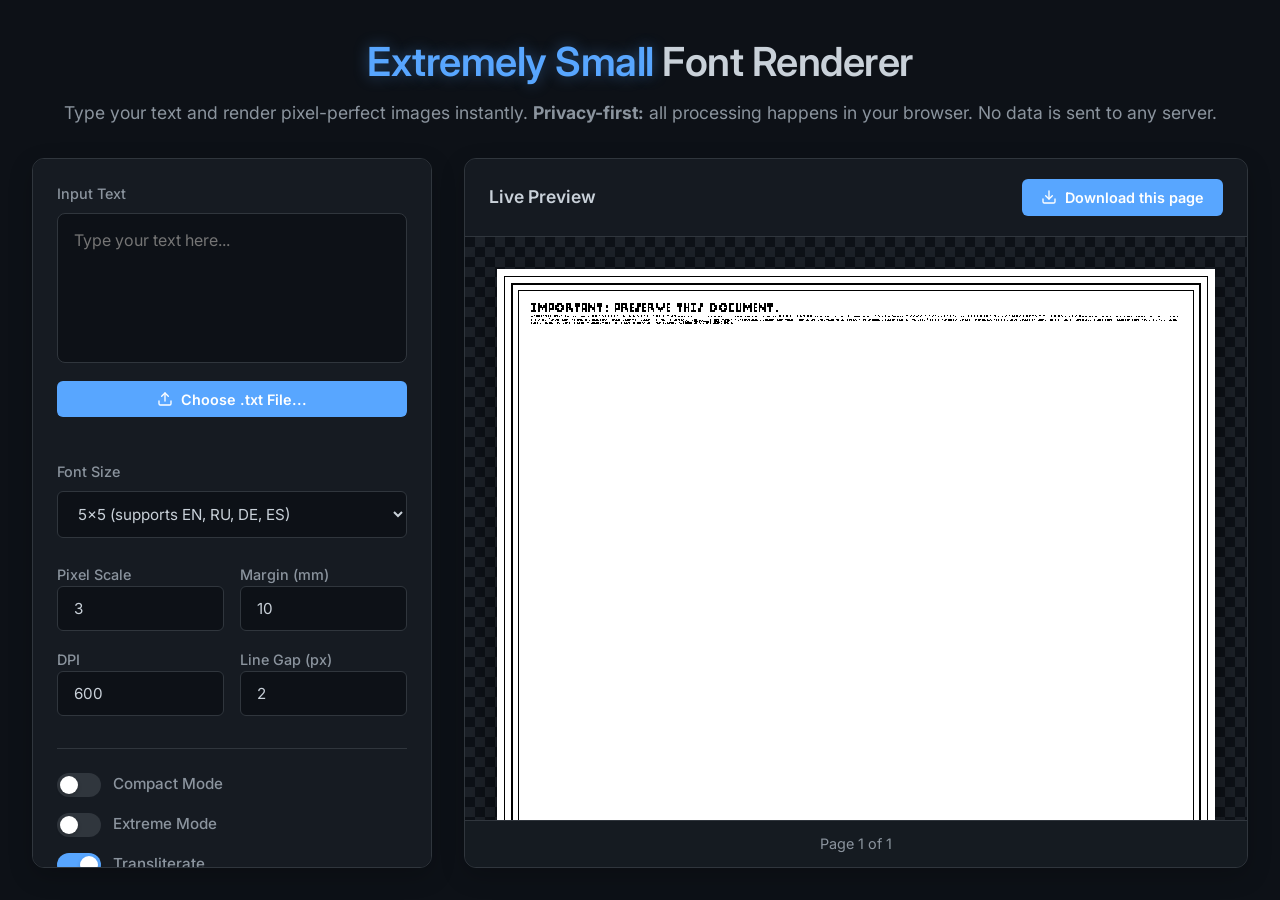
<file: docs/index.html>
<!DOCTYPE html>
<html lang="en">

<head>
    <meta charset="UTF-8">
    <meta name="viewport" content="width=device-width, initial-scale=1.0">
    <title>Extremely Small Font Renderer</title>
    <meta name="description" content="A pixel-precise text rendering tool for extremely small fonts.">
    <link rel="stylesheet" href="style.css">
    <link href="https://fonts.googleapis.com/css2?family=Inter:wght@400;500;600&display=swap" rel="stylesheet">
</head>

<body>
    <div class="app-container">
        <header>
            <h1><span class="highlight">Extremely Small</span> Font Renderer</h1>
            <p>Type your text and render pixel-perfect images instantly. <strong>Privacy-first:</strong> all processing
                happens in your browser. No data is sent to any server.</p>
        </header>

        <main class="main-content">
            <section class="controls-panel">
                <div class="control-group text-input-group">
                    <label for="inputText">Input Text</label>
                    <textarea id="inputText" placeholder="Type your text here..."></textarea>

                    <div class="file-upload-actions">
                        <input type="file" id="fileInput" accept=".txt" style="display: none;">
                        <button id="uploadBtn" class="primary-btn secondary-btn"
                            title="Upload a .txt file for batch processing. The rendered output will be automatically downloaded as PNG."
                            style="flex: 1; justify-content: center;">
                            <svg xmlns="http://www.w3.org/2000/svg" width="16" height="16" viewBox="0 0 24 24"
                                fill="none" stroke="currentColor" stroke-width="2" stroke-linecap="round"
                                stroke-linejoin="round">
                                <path d="M21 15v4a2 2 0 0 1-2 2H5a2 2 0 0 1-2-2v-4"></path>
                                <polyline points="17 8 12 3 7 8"></polyline>
                                <line x1="12" y1="3" x2="12" y2="15"></line>
                            </svg>
                            Choose .txt File...
                        </button>
                        <button id="processFileBtn" class="primary-btn"
                            title="Render the uploaded file and download the result as PNG pages."
                            style="flex: 1; justify-content: center; display: none;"
                            disabled>
                            Process & Download
                        </button>
                    </div>


                </div>

                <div class="control-group">
                    <label for="gridSize">Font Size</label>
                    <select id="gridSize"
                        title="Pixel grid dimensions for each character. Smaller grids produce denser text but support fewer languages.">
                        <option value="5x5" selected>5x5 (supports EN, RU, DE, ES)</option>
                        <option value="5x4">5x4 (supports EN, RU, DE, ES)</option>
                        <option value="4x3">4x3 (only EN)</option>
                    </select>
                </div>

                <div class="control-group options-grid">
                    <div class="option-item"
                        title="Multiplier for each font pixel. Scale 1 = one screen pixel per font pixel; scale 2 = 2x2 block per font pixel.">
                        <label for="scale">Pixel Scale</label>
                        <input type="number" id="scale" min="1" max="10" value="3">
                    </div>
                    <div class="option-item"
                        title="Page margin in millimeters, applied to all four sides of the A4 output.">
                        <label for="marginMm">Margin (mm)</label>
                        <input type="number" id="marginMm" min="0" max="50" value="10">
                    </div>
                    <div class="option-item"
                        title="Dots per inch. Higher values produce larger images with more text per page. 300 is standard for printing.">
                        <label for="dpi">DPI</label>
                        <input type="number" id="dpi" min="70" max="600" value="600" step="10">
                    </div>
                    <div class="option-item"
                        title="Vertical gap between text lines in font pixels. 0 means lines touch; higher values add more spacing.">
                        <label for="lineGap">Line Gap (px)</label>
                        <input type="number" id="lineGap" min="0" max="10" value="2">
                    </div>
                </div>

                <div class="control-group checkbox-group">
                    <label class="toggle-switch"
                        title="Collapse all newlines and consecutive spaces into single spaces. Maximizes text density on the page.">
                        <input type="checkbox" id="compactMode">
                        <span class="slider"></span>
                        <span class="label-text">Compact Mode</span>
                    </label>

                    <label class="toggle-switch"
                        title="Maximum density: enables compact mode, converts all text to lowercase, replaces digits with subscript equivalents, and sets line gap to 0.">
                        <input type="checkbox" id="extremeMode">
                        <span class="slider"></span>
                        <span class="label-text">Extreme Mode</span>
                    </label>

                    <label class="toggle-switch"
                        title="Convert unsupported characters to Latin equivalents. Russian uses a reversible transliteration system; all other unsupported scripts are encoded as Unicode hex codes like [\u0436].">
                        <input type="checkbox" id="transliterate" checked>
                        <span class="slider"></span>
                        <span class="label-text">Transliterate</span>
                    </label>

                    <label class="toggle-switch"
                        title="Prepend a character legend to the output, listing all supported characters for reference when reading the rendered text.">
                        <input type="checkbox" id="includeLegend" checked>
                        <span class="slider"></span>
                        <span class="label-text">Include Legend</span>
                    </label>

                    <label class="toggle-switch"
                        title="Draw an elegant decorative border around each page using the margin space, giving an official document appearance.">
                        <input type="checkbox" id="addBorders" checked>
                        <span class="slider"></span>
                        <span class="label-text">Add Borders</span>
                    </label>

                    <label class="toggle-switch"
                        title="Show page numbers (e.g. 1/3) in the bottom right corner margin.">
                        <input type="checkbox" id="includePageNumbers" checked>
                        <span class="slider"></span>
                        <span class="label-text">Page Numbers</span>
                    </label>

                    <label class="toggle-switch"
                        title="Save the rendered output as a single PDF file instead of individual PNG images. The PDF preserves full image quality and is sized for A4 printing.">
                        <input type="checkbox" id="saveAsPdf">
                        <span class="slider"></span>
                        <span class="label-text">Save as PDF</span>
                    </label>

                    <label class="toggle-switch"
                        title="Add a header line at the top of the first page, rendered at 2x the current pixel scale.">
                        <input type="checkbox" id="includeHeader" checked>
                        <span class="slider"></span>
                        <span class="label-text">Include Header</span>
                    </label>
                    <div id="headerTextGroup" class="header-text-group">
                        <input type="text" id="headerText" value="IMPORTANT! PRESERVE THIS DOCUMENT.">
                    </div>
                </div>
            </section>

            <section class="preview-panel">
                <div class="preview-header">
                    <div id="previewHeaderStatus">
                        <h2 id="previewTitle">Live Preview</h2>
                        <div id="previewProgress" style="display: none; flex: 1;">
                            <div id="previewProgressText" class="progress-text" style="text-align: left; margin-bottom: 4px;">Processing...</div>
                            <div class="progress-bar-bg">
                                <div id="previewProgressBar" class="progress-bar"></div>
                            </div>
                        </div>
                    </div>
                    <div class="preview-actions">
                        <button id="downloadBtn" class="primary-btn"
                            title="Download the current preview as PNG image(s). Multi-page text produces one file per page.">
                            <svg xmlns="http://www.w3.org/2000/svg" width="16" height="16" viewBox="0 0 24 24"
                                fill="none" stroke="currentColor" stroke-width="2" stroke-linecap="round"
                                stroke-linejoin="round">
                                <path d="M21 15v4a2 2 0 0 1-2 2H5a2 2 0 0 1-2-2v-4"></path>
                                <polyline points="7 10 12 15 17 10"></polyline>
                                <line x1="12" y1="15" x2="12" y2="3"></line>
                            </svg>
                            <span id="downloadBtnLabel">Download this page</span>
                        </button>
                    </div>
                </div>

                <div class="canvas-container" id="canvasContainer">
                    <div class="loading-overlay" id="loadingOverlay">
                        <div class="spinner"></div>
                        <span>Rendering...</span>
                    </div>
                    <!-- Canvases will be injected here -->
                </div>
                <div id="pagesIndicator" class="pages-indicator">Page 1 of 1</div>
            </section>
        </main>
    </div>

    <!-- Hidden element to fetch character_legend.txt text -->
    <script src="pdf-lib.min.js"></script>
    <script src="script.js"></script>
</body>

</html>
</file>
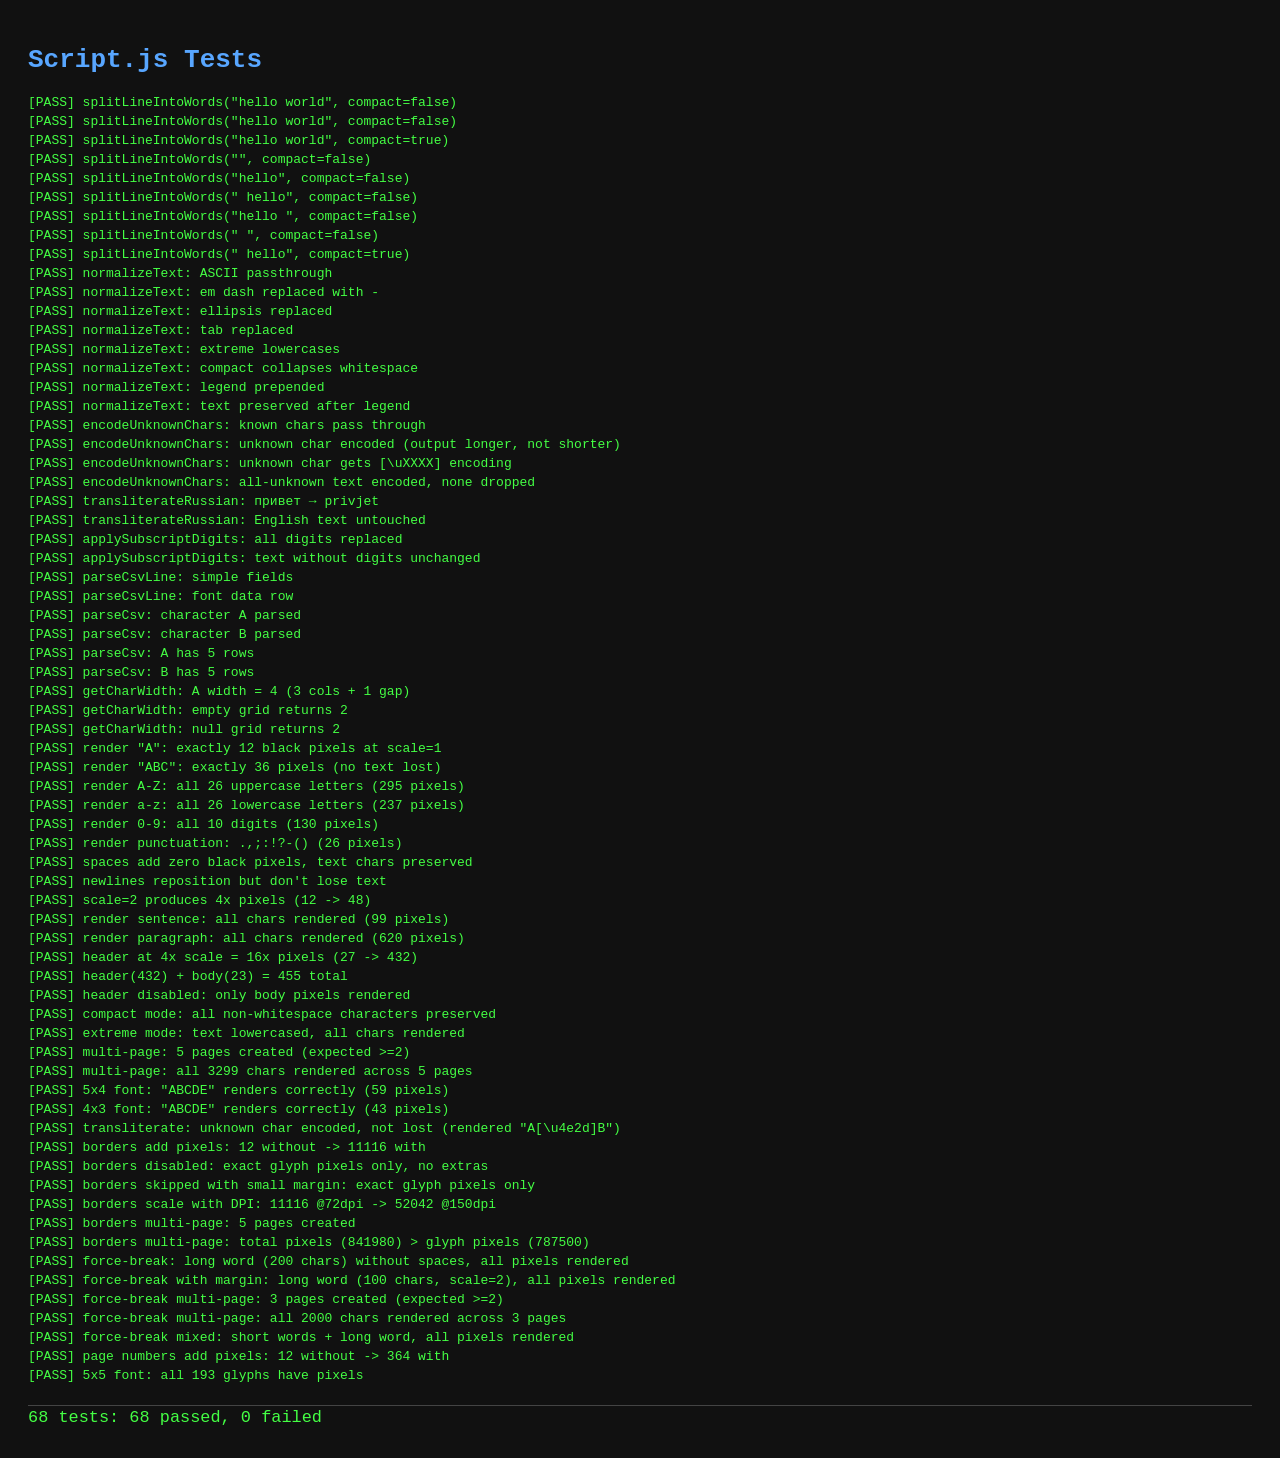
<file: docs/test.html>
<!DOCTYPE html>
<html lang="en">

<head>
    <meta charset="UTF-8">
    <title>Script.js Tests</title>
    <style>
        body {
            font-family: monospace;
            background: #111;
            color: #ccc;
            padding: 20px;
        }

        .pass {
            color: #4f4;
        }

        .fail {
            color: #f44;
            font-weight: bold;
        }

        .summary {
            font-size: 1.3em;
            margin-top: 20px;
            padding: 10px;
            border-top: 1px solid #444;
        }

        #testResults div {
            padding: 2px 0;
        }

        h1 {
            color: #58a6ff;
        }
    </style>
</head>

<body>
    <!-- Hidden DOM elements that script.js requires -->
    <div style="display:none;">
        <textarea id="inputText"></textarea>
        <select id="gridSize">
            <option value="5x5" selected>5x5</option>
            <option value="5x4">5x4</option>
            <option value="4x3">4x3</option>
        </select>
        <input type="number" id="scale" value="1">
        <input type="number" id="marginMm" value="0">
        <input type="number" id="dpi" value="72">
        <input type="number" id="lineGap" value="0">
        <input type="checkbox" id="compactMode">
        <input type="checkbox" id="extremeMode">
        <input type="checkbox" id="includeLegend">
        <input type="checkbox" id="transliterate">
        <input type="checkbox" id="addBorders">
        <input type="checkbox" id="includePageNumbers">
        <input type="checkbox" id="saveAsPdf">
        <input type="checkbox" id="includeHeader" checked>
        <input type="text" id="headerText" value="IMPORTANT! PRESERVE THIS DOCUMENT.">
        <div id="headerTextGroup"></div>
        <button id="downloadBtn"></button>
        <span id="downloadBtnLabel"></span>
        <input type="file" id="fileInput">
        <button id="uploadBtn">Choose .txt File...</button>
        <button id="processFileBtn"></button>
        <div id="canvasContainer"></div>
        <div id="loadingOverlay"></div>
        <div id="pagesIndicator"></div>
        <div id="previewHeaderStatus"></div>
        <h2 id="previewTitle"></h2>
        <div id="previewProgress" style="display:none;"></div>
        <div id="previewProgressBar"></div>
        <div id="previewProgressText"></div>
    </div>

    <h1>Script.js Tests</h1>
    <div id="testResults"></div>

    <script src="pdf-lib.min.js"></script>
    <script src="script.js"></script>
    <script src="test.js"></script>
</body>

</html>
</file>
<file: docs/style.css>
:root {
    --bg-color: #0d1117;
    --panel-bg: #161b22;
    --border-color: #30363d;
    --text-primary: #c9d1d9;
    --text-secondary: #8b949e;
    --accent-color: #58a6ff;
    --accent-hover: #3182ce;
    --danger-color: #f85149;
    --font-family: 'Inter', -apple-system, BlinkMacSystemFont, "Segoe UI", Roboto, Helvetica, Arial, sans-serif;
}

* {
    box-sizing: border-box;
    margin: 0;
    padding: 0;
}

body {
    background-color: var(--bg-color);
    color: var(--text-primary);
    font-family: var(--font-family);
    line-height: 1.5;
    min-height: 100vh;
}

.app-container {
    max-width: 1400px;
    margin: 0 auto;
    padding: 2rem;
    display: flex;
    flex-direction: column;
    height: 100vh;
}

header {
    text-align: center;
    margin-bottom: 2rem;
}

header h1 {
    font-size: 2.5rem;
    font-weight: 600;
    letter-spacing: -0.5px;
    margin-bottom: 0.5rem;
}

.highlight {
    color: var(--accent-color);
    text-shadow: 0 0 15px rgba(88, 166, 255, 0.4);
}

header p {
    color: var(--text-secondary);
    font-size: 1.1rem;
}

.main-content {
    display: flex;
    gap: 2rem;
    flex: 1;
    min-height: 0;
}

/* Controls Panel */
.controls-panel {
    flex: 0 0 400px;
    background-color: var(--panel-bg);
    border: 1px solid var(--border-color);
    border-radius: 12px;
    padding: 1.5rem;
    display: flex;
    flex-direction: column;
    gap: 1.5rem;
    overflow-y: auto;
    box-shadow: 0 8px 24px rgba(0, 0, 0, 0.2);
}

.control-group {
    display: flex;
    flex-direction: column;
    gap: 0.5rem;
}

.control-group label {
    font-size: 0.9rem;
    font-weight: 500;
    color: var(--text-secondary);
}

.text-input-group {
    flex: 1 0 auto;
    min-height: 200px;
    display: flex;
    flex-direction: column;
}

.file-upload-actions {
    margin-top: 10px;
    margin-bottom: 20px;
    display: flex;
    gap: 10px;
}

.secondary-btn {
    background-color: var(--panel-bg);
    border: 1px solid var(--border-color);
    color: var(--text-primary);
}

.secondary-btn:hover {
    background-color: var(--border-color);
    border-color: var(--text-secondary);
}

#processFileBtn:disabled {
    opacity: 0.5;
    cursor: not-allowed;
    background-color: var(--border-color);
}

.progress-container {
    width: 100%;
}

.progress-bar-bg {
    width: 100%;
    height: 8px;
    background-color: var(--bg-color);
    border: 1px solid var(--border-color);
    border-radius: 4px;
    overflow: hidden;
    margin-bottom: 6px;
}

.progress-bar {
    width: 0%;
    height: 100%;
    background-color: var(--accent-color);
    box-shadow: 0 0 10px rgba(88, 166, 255, 0.5);
    transition: width 0.3s ease;
}

.progress-text {
    font-size: 0.85rem;
    color: var(--text-secondary);
    text-align: center;
    font-weight: 500;
}

textarea {
    width: 100%;
    flex: 1;
    min-height: 150px;
    background-color: var(--bg-color);
    border: 1px solid var(--border-color);
    border-radius: 8px;
    color: var(--text-primary);
    font-family: var(--font-family);
    padding: 1rem;
    resize: none;
    outline: none;
    transition: border-color 0.2s, box-shadow 0.2s;
    font-size: 1rem;
}

textarea:focus,
select:focus,
input:focus {
    border-color: var(--accent-color);
    box-shadow: 0 0 0 2px rgba(88, 166, 255, 0.2);
}

select,
input[type="number"] {
    width: 100%;
    background-color: var(--bg-color);
    border: 1px solid var(--border-color);
    color: var(--text-primary);
    padding: 0.75rem 1rem;
    border-radius: 6px;
    font-family: inherit;
    outline: none;
    transition: all 0.2s;
    font-size: 0.95rem;
}

select:disabled,
input:disabled {
    opacity: 0.5;
    background-color: var(--panel-bg);
    cursor: not-allowed;
    border-color: var(--border-color);
    color: var(--text-secondary);
}

.options-grid {
    display: grid;
    grid-template-columns: 1fr 1fr;
    gap: 1rem;
}

/* Toggle Switch */
.checkbox-group {
    display: flex;
    flex-direction: column;
    gap: 1rem;
    margin-top: 0.5rem;
    padding-top: 1.5rem;
    border-top: 1px solid var(--border-color);
}

.toggle-switch {
    display: flex;
    align-items: center;
    cursor: pointer;
    user-select: none;
}

.toggle-switch input {
    opacity: 0;
    width: 0;
    height: 0;
}

.slider {
    position: relative;
    display: inline-block;
    width: 44px;
    height: 24px;
    background-color: var(--border-color);
    border-radius: 24px;
    transition: 0.3s;
    margin-right: 12px;
}

.slider:before {
    position: absolute;
    content: "";
    height: 18px;
    width: 18px;
    left: 3px;
    bottom: 3px;
    background-color: white;
    border-radius: 50%;
    transition: 0.3s;
    box-shadow: 0 2px 4px rgba(0, 0, 0, 0.2);
}

input:checked+.slider {
    background-color: var(--accent-color);
}

input:checked+.slider:before {
    transform: translateX(20px);
}

.label-text {
    font-size: 0.95rem;
    font-weight: 500;
}

.header-text-group {
    margin-left: 56px;
}

.header-text-group input[type="text"] {
    width: 100%;
    background-color: var(--bg-color);
    border: 1px solid var(--border-color);
    color: var(--text-primary);
    padding: 0.5rem 0.75rem;
    border-radius: 6px;
    font-family: inherit;
    font-size: 0.9rem;
    outline: none;
    transition: border-color 0.2s, box-shadow 0.2s;
}

.header-text-group input[type="text"]:focus {
    border-color: var(--accent-color);
    box-shadow: 0 0 0 2px rgba(88, 166, 255, 0.2);
}

/* Preview Panel */
.preview-panel {
    flex: 1;
    background-color: var(--panel-bg);
    border: 1px solid var(--border-color);
    border-radius: 12px;
    display: flex;
    flex-direction: column;
    overflow: hidden;
    box-shadow: 0 8px 24px rgba(0, 0, 0, 0.2);
}

.preview-header {
    padding: 1.25rem 1.5rem;
    border-bottom: 1px solid var(--border-color);
    display: flex;
    justify-content: space-between;
    align-items: center;
    background: rgba(22, 27, 34, 0.8);
    backdrop-filter: blur(10px);
}

.preview-header h2 {
    font-size: 1.1rem;
    font-weight: 600;
}

#previewHeaderStatus {
    flex: 1;
    display: flex;
    align-items: center;
}

.primary-btn {
    background-color: var(--accent-color);
    color: white;
    border: none;
    padding: 0.6rem 1.2rem;
    border-radius: 6px;
    font-weight: 600;
    font-size: 0.9rem;
    cursor: pointer;
    display: flex;
    align-items: center;
    gap: 0.5rem;
    transition: all 0.2s;
    font-family: inherit;
}

.primary-btn:hover {
    background-color: var(--accent-hover);
    transform: translateY(-1px);
    box-shadow: 0 4px 12px rgba(88, 166, 255, 0.3);
}

.primary-btn:active {
    transform: translateY(0);
}

.canvas-container {
    flex: 1;
    overflow: auto;
    padding: 2rem;
    display: flex;
    flex-direction: column;
    align-items: center;
    gap: 2rem;
    background-color: var(--bg-color);
    position: relative;
    /* Checkerboard pattern for transparent canvas background */
    background-image:
        linear-gradient(45deg, #1c2128 25%, transparent 25%),
        linear-gradient(-45deg, #1c2128 25%, transparent 25%),
        linear-gradient(45deg, transparent 75%, #1c2128 75%),
        linear-gradient(-45deg, transparent 75%, #1c2128 75%);
    background-size: 20px 20px;
    background-position: 0 0, 0 10px, 10px -10px, -10px 0px;
}

canvas {
    background-color: white;
    box-shadow: 0 10px 30px rgba(0, 0, 0, 0.5);
    max-width: 100%;
    height: auto;
    object-fit: contain;
    image-rendering: pixelated;
    /* Ensures sharp pixels when scaled down by CSS */
}

.pages-indicator {
    padding: 0.75rem;
    text-align: center;
    background-color: rgba(22, 27, 34, 0.9);
    border-top: 1px solid var(--border-color);
    font-size: 0.9rem;
    color: var(--text-secondary);
}

.loading-overlay {
    position: absolute;
    top: 0;
    left: 0;
    right: 0;
    bottom: 0;
    background: rgba(13, 17, 23, 0.7);
    backdrop-filter: blur(4px);
    display: none;
    flex-direction: column;
    justify-content: center;
    align-items: center;
    gap: 1rem;
    z-index: 10;
}

.loading-overlay.active {
    display: flex;
}

.spinner {
    width: 40px;
    height: 40px;
    border: 4px solid var(--border-color);
    border-top-color: var(--accent-color);
    border-radius: 50%;
    animation: spin 1s linear infinite;
}

@keyframes spin {
    to {
        transform: rotate(360deg);
    }
}

@media (max-width: 900px) {
    .main-content {
        flex-direction: column;
    }

    .controls-panel {
        flex: none;
    }

    .text-input-group {
        min-height: 150px;
    }
}
</file>
